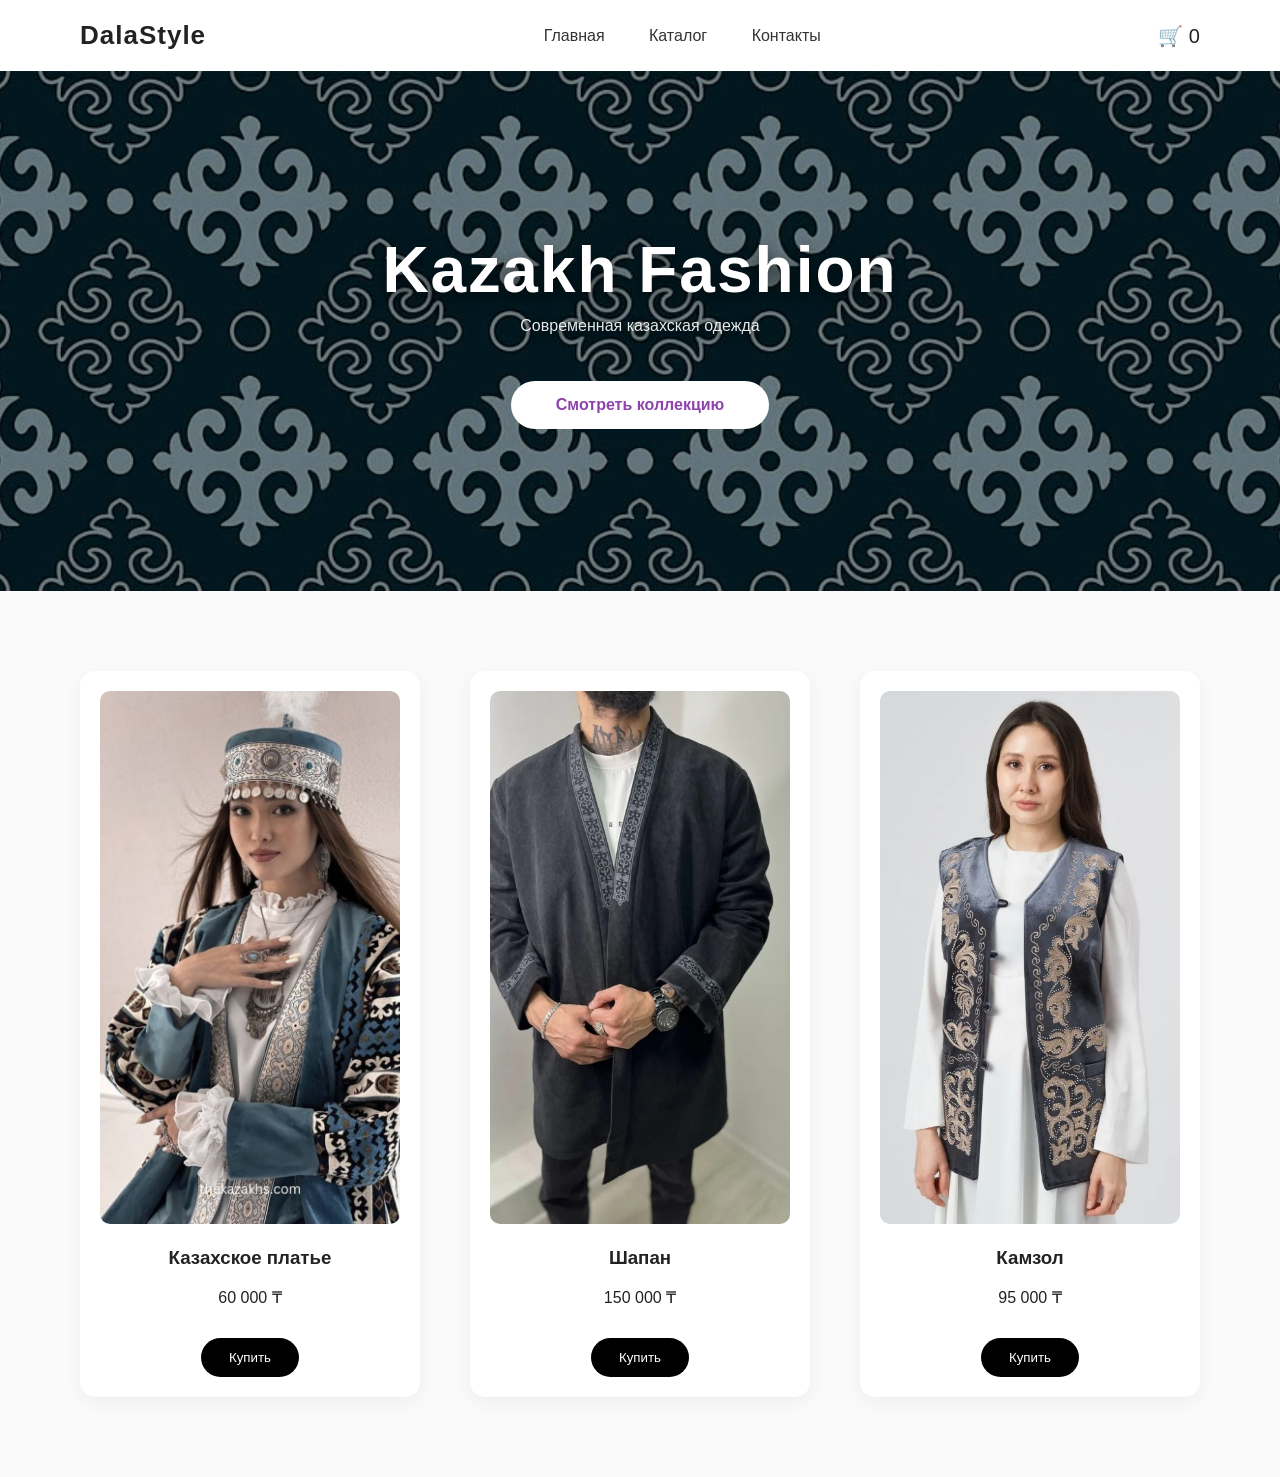
<file: index.html>
<!DOCTYPE html>
<html lang="ru">
<head>

<meta charset="UTF-8">
<title>DalaStyle</title>

<link rel="stylesheet" href="style.css">

</head>

<body>

<header>

<div class="logo">DalaStyle</div>

<nav>
<a href="index.html">Главная</a>
<a href="catalog.html">Каталог</a>
<a href="#">Контакты</a>
</nav>

<div class="cart" onclick="goToCart()">
🛒 <span id="cart-count">0</span>
</div>

</header>

<section class="hero">

<h1>Kazakh Fashion</h1>
<p>Современная казахская одежда</p>

<a href="catalog.html" class="hero-btn">Смотреть коллекцию</a>

</section>

<section class="products">

<div class="product">

<img src="images/kazakh1.jpg">

<h3>Казахское платье</h3>

<p>60 000 ₸</p>

<button onclick="addToCart()">Купить</button>

</div>

<div class="product">

<img src="images/kazakh2.jpeg">

<h3>Шапан</h3>

<p>150 000 ₸</p>

<button onclick="addToCart()">Купить</button>

</div>

<div class="product">

<img src="images/kazakh3.jpeg">

<h3>Камзол</h3>

<p>95 000 ₸</p>

<button onclick="addToCart()">Купить</button>

</div>

</section>

<script src="script.js"></script>

</body>
</html>
</file>
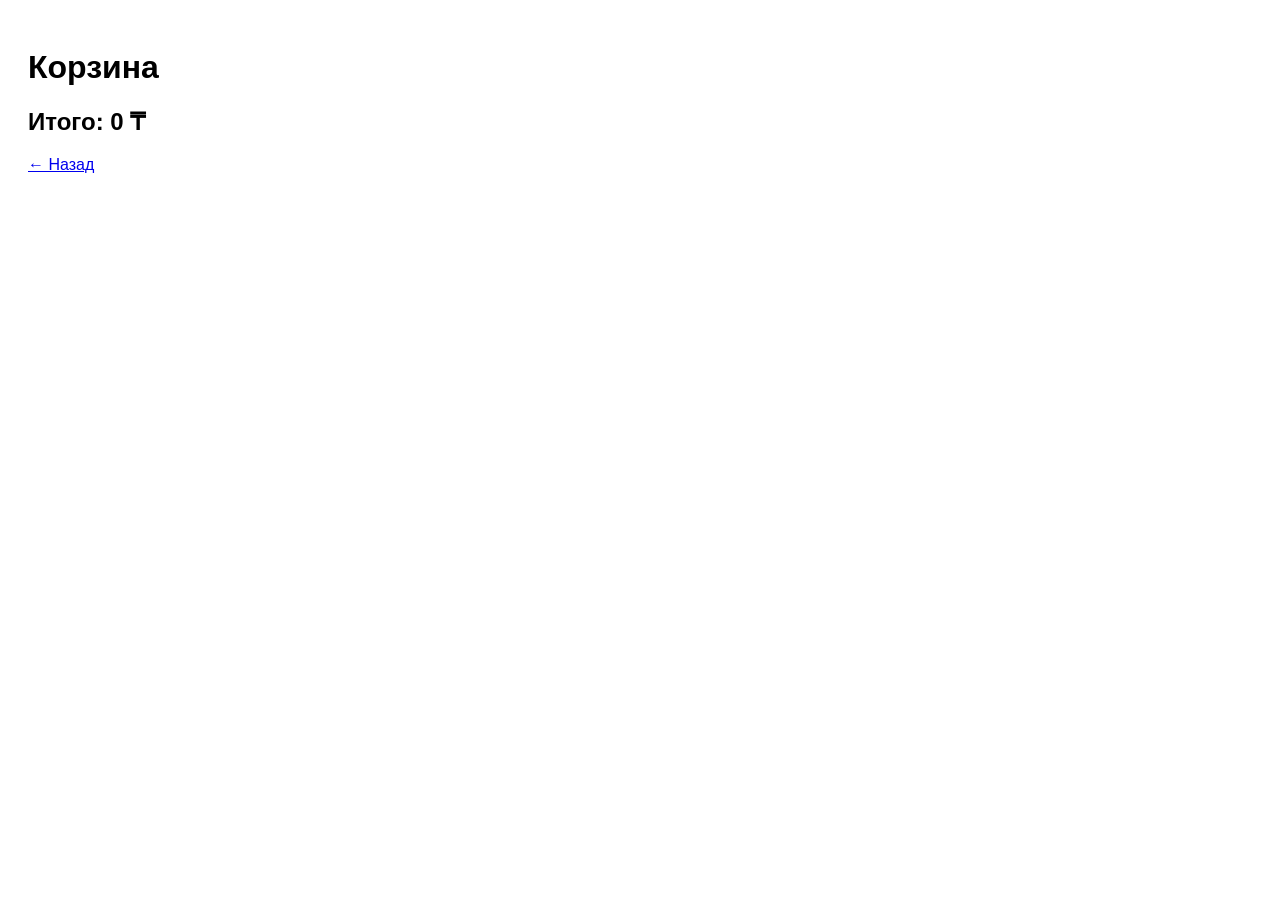
<file: cart.html>
<!DOCTYPE html>
<html lang="ru">
<head>
<meta charset="UTF-8">
<title>Корзина</title>

<style>
body { font-family: Arial; padding: 20px; }
.item { display: flex; align-items: center; margin-bottom: 15px; }
.item img { width: 80px; margin-right: 15px; }
.controls button { margin: 0 5px; }
</style>

</head>

<body>

<h1>Корзина</h1>

<div id="cart-items"></div>
<h2 id="total"></h2>

<a href="index.html">← Назад</a>

<script src="cart.js"></script>

</body>
</html>
</file>
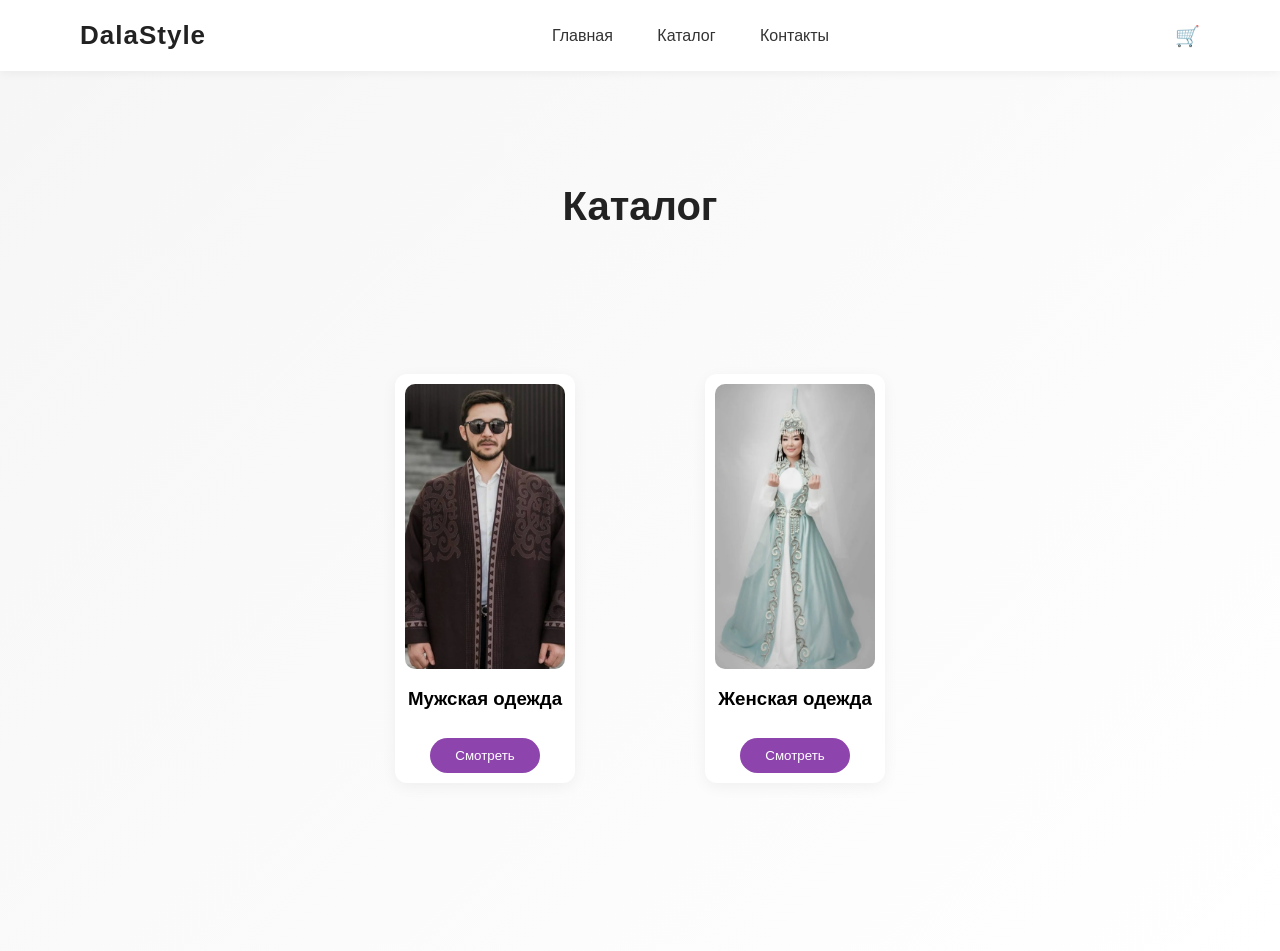
<file: catalog.html>
<!DOCTYPE html>
<html lang="ru">

<head>

<meta charset="UTF-8">
<title>Каталог | DalaStyle</title>

<link rel="stylesheet" href="style.css">

</head>

<body>

<header>

<div class="logo">DalaStyle</div>

<nav>
<a href="index.html">Главная</a>
<a href="catalog.html">Каталог</a>
<a href="#">Контакты</a>
</nav>

<div class="cart">🛒</div>

</header>


<section class="catalog-page">

<h1>Каталог</h1>

<div class="catalog-products">

<a href="men.html" class="product">

<img src="images/kazakh5.jpeg">

<h3>Мужская одежда</h3>

<button>Смотреть</button>

</a>


<a href="women.html" class="product">

<img src="images/kazakh4.jpeg">

<h3>Женская одежда</h3>

<button>Смотреть</button>

</a>

</div>

</section>

</body>
</html>
</file>
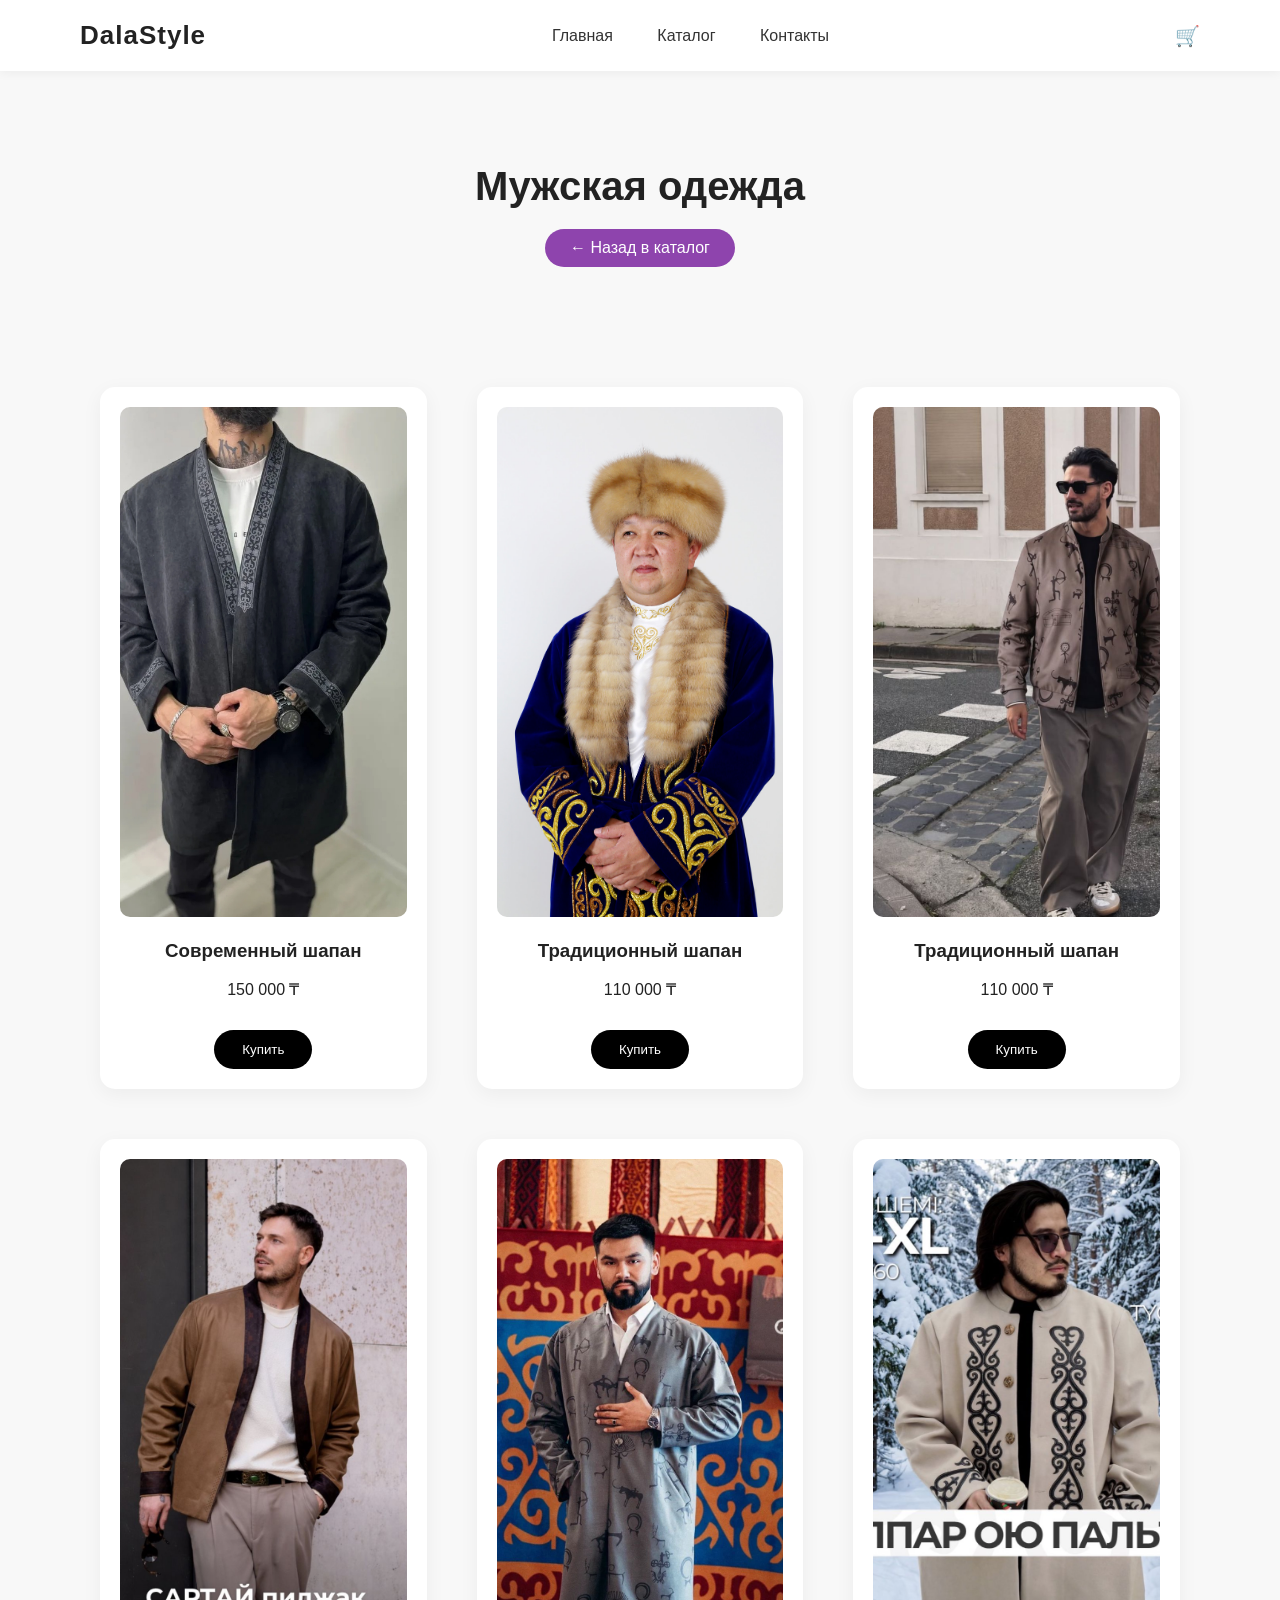
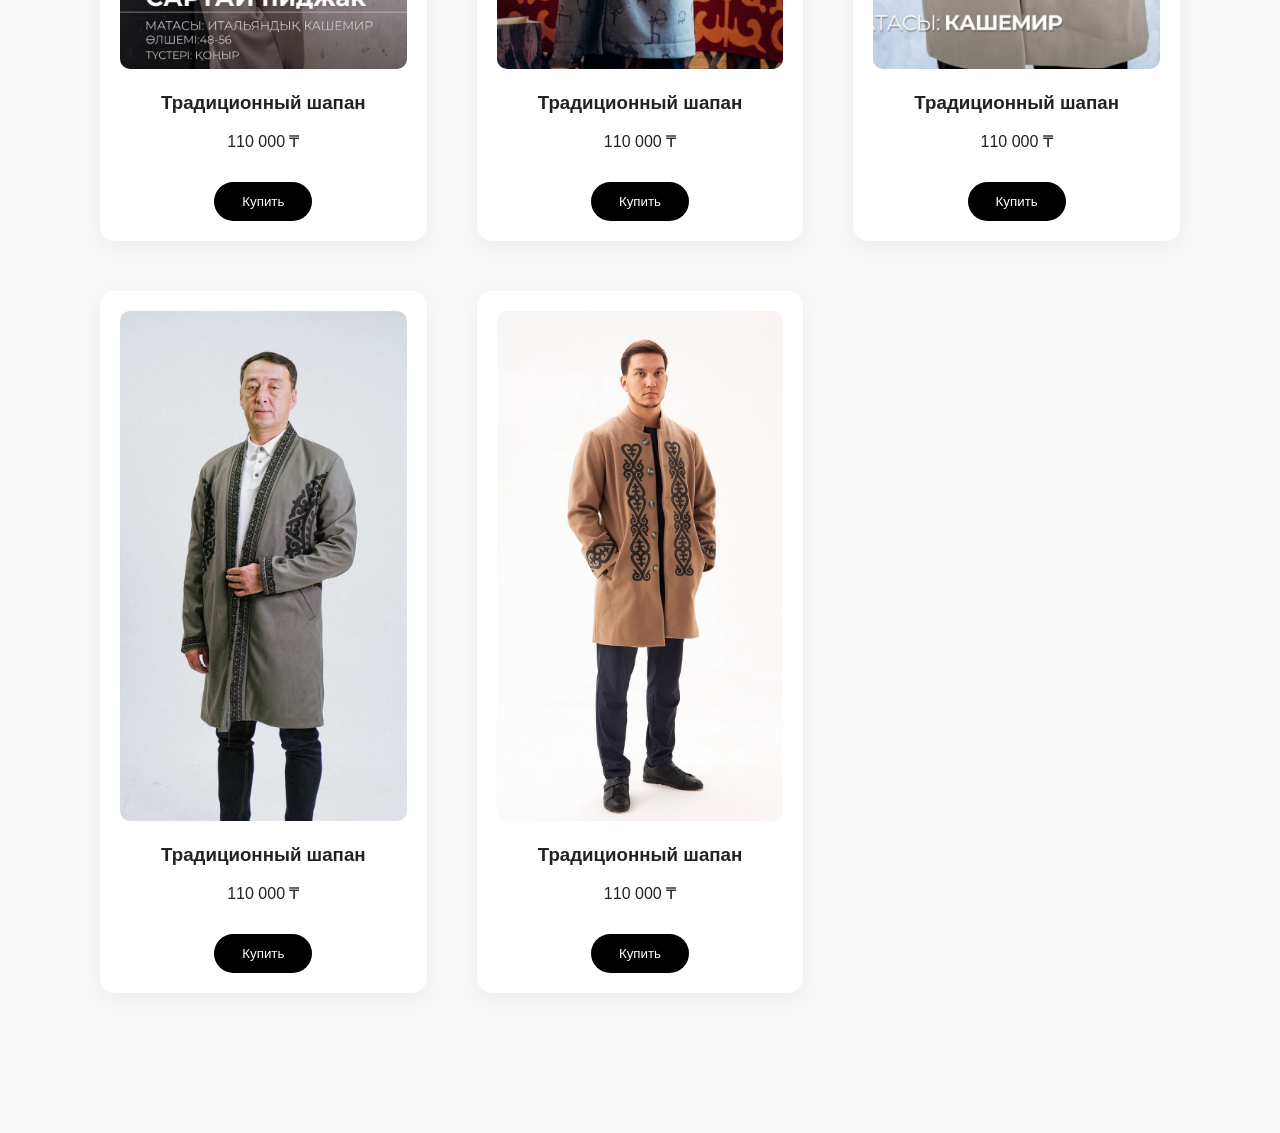
<file: men.html>
<!DOCTYPE html>
<html lang="ru">

<head>
<meta charset="UTF-8">
<title>Мужская одежда | DalaStyle</title>
<link rel="stylesheet" href="style.css">
</head>

<body>

<header>

<div class="logo">DalaStyle</div>

<nav>
<a href="index.html">Главная</a>
<a href="catalog.html">Каталог</a>
<a href="#">Контакты</a>
</nav>

<div class="cart">🛒</div>

</header>


<section class="category-page">

<h1>Мужская одежда</h1>

<a href="catalog.html" class="back-btn">← Назад в каталог</a>

<section class="products">

<div class="product">
<img src="images/kazakh2.jpeg">
<h3>Современный шапан</h3>
<p>150 000 ₸</p>
<button>Купить</button>
</div>

<div class="product">
<img src="images/kazakh6.jpg">
<h3>Традиционный шапан</h3>
<p>110 000 ₸</p>
<button>Купить</button>
</div>

<div class="product">
<img src="images/kazakh11.jpeg">
<h3>Традиционный шапан</h3>
<p>110 000 ₸</p>
<button>Купить</button>
</div>

<div class="product">
<img src="images/kazakh12.jpeg">
<h3>Традиционный шапан</h3>
<p>110 000 ₸</p>
<button>Купить</button>
</div>

<div class="product">
<img src="images/kazakh13.jpeg">
<h3>Традиционный шапан</h3>
<p>110 000 ₸</p>
<button>Купить</button>
</div>

<div class="product">
<img src="images/kazakh14.jpeg">
<h3>Традиционный шапан</h3>
<p>110 000 ₸</p>
<button>Купить</button>
</div>

<div class="product">
<img src="images/kazakh15.jpeg">
<h3>Традиционный шапан</h3>
<p>110 000 ₸</p>
<button>Купить</button>
</div>

<div class="product">
<img src="images/kazakh16.jpeg">
<h3>Традиционный шапан</h3>
<p>110 000 ₸</p>
<button>Купить</button>
</div>

</section>

</section>

</body>
</html>
</file>
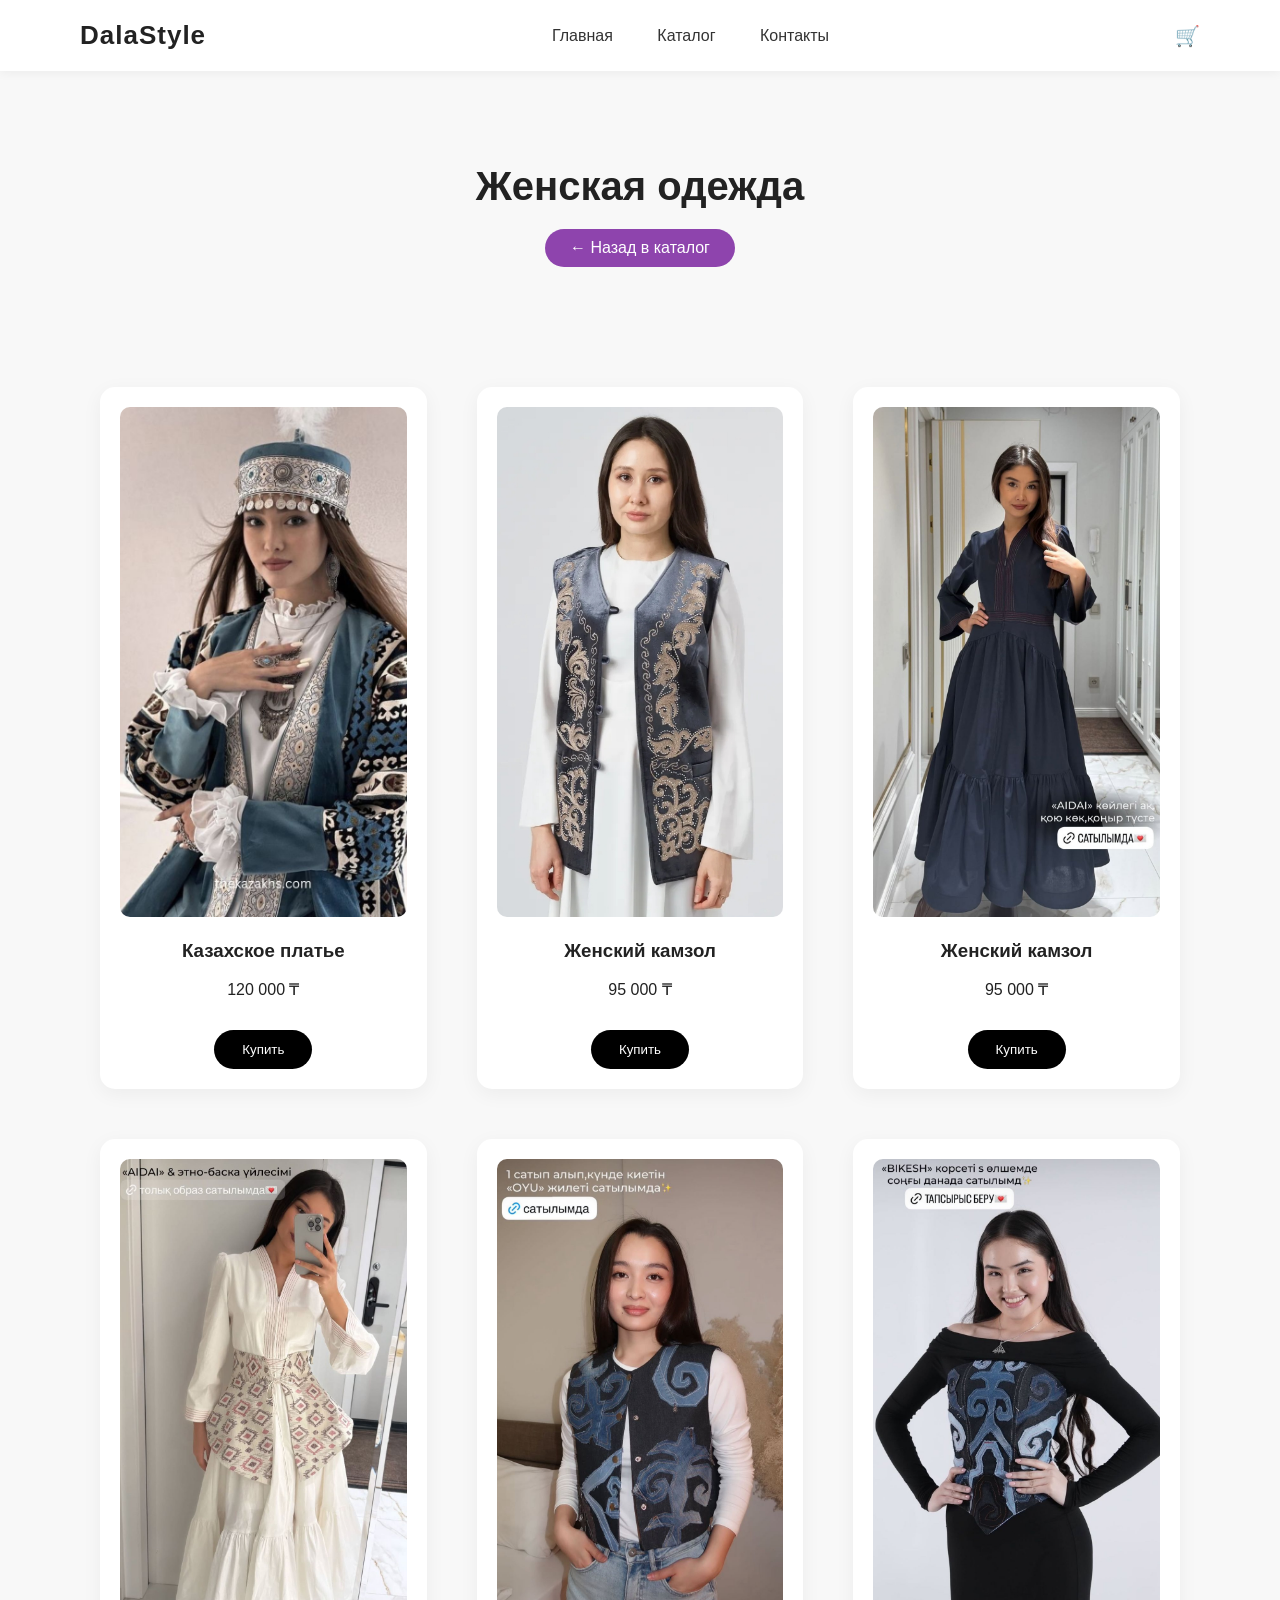
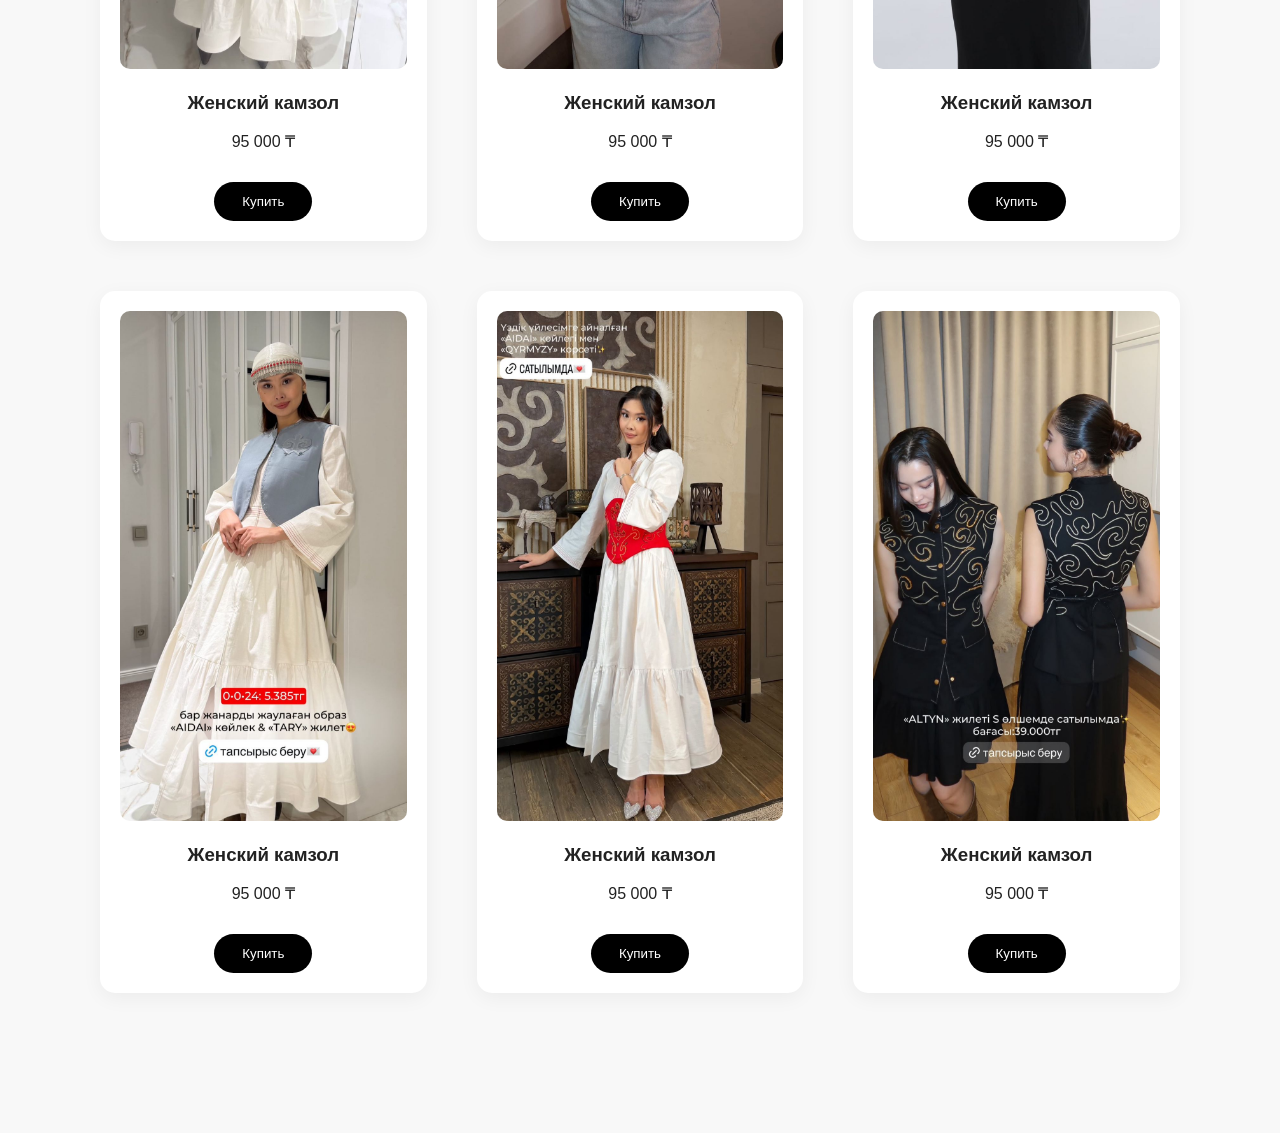
<file: women.html>
<!DOCTYPE html>
<html lang="ru">

<head>
<meta charset="UTF-8">
<title>Женская одежда | DalaStyle</title>
<link rel="stylesheet" href="style.css">
</head>

<body>

<header>

<div class="logo">DalaStyle</div>

<nav>
<a href="index.html">Главная</a>
<a href="catalog.html">Каталог</a>
<a href="#">Контакты</a>
</nav>

<div class="cart">🛒</div>

</header>


<section class="category-page">

<h1>Женская одежда</h1>

<a href="catalog.html" class="back-btn">← Назад в каталог</a>

<section class="products">

<div class="product">
<img src="images/kazakh1.jpg">
<h3>Казахское платье</h3>
<p>120 000 ₸</p>
<button>Купить</button>
</div>

<div class="product">
<img src="images/kazakh3.jpeg">
<h3>Женский камзол</h3>
<p>95 000 ₸</p>
<button>Купить</button>
</div>

<div class="product">
<img src="images/kazakh17.jpeg">
<h3>Женский камзол</h3>
<p>95 000 ₸</p>
<button>Купить</button>
</div>


<div class="product">
<img src="images/kazakh18.jpeg">
<h3>Женский камзол</h3>
<p>95 000 ₸</p>
<button>Купить</button>
</div>

<div class="product">
<img src="images/kazakh19.jpeg">
<h3>Женский камзол</h3>
<p>95 000 ₸</p>
<button>Купить</button>
</div>

<div class="product">
<img src="images/kazakh20.jpeg">
<h3>Женский камзол</h3>
<p>95 000 ₸</p>
<button>Купить</button>
</div>

<div class="product">
<img src="images/kazakh21.jpeg">
<h3>Женский камзол</h3>
<p>95 000 ₸</p>
<button>Купить</button>
</div>

<div class="product">
<img src="images/kazakh22.jpeg">
<h3>Женский камзол</h3>
<p>95 000 ₸</p>
<button>Купить</button>
</div>

<div class="product">
<img src="images/kazakh23.jpeg">
<h3>Женский камзол</h3>
<p>95 000 ₸</p>
<button>Купить</button>
</div>
  
</section>

</section>

</body>
</html>
</file>
<file: style.css>
body{
margin:0;
font-family:'Segoe UI', Arial, sans-serif;
background:#fafafa;
color:#222;
}

/* HEADER */

header{
display:flex;
justify-content:space-between;
align-items:center;
padding:20px 80px;
background:white;
box-shadow:0 2px 10px rgba(0,0,0,0.05);
position:sticky;
top:0;
z-index:100;
}

.logo{
font-size:26px;
font-weight:700;
letter-spacing:1px;
}

nav a{
margin:0 20px;
text-decoration:none;
color:#333;
font-weight:500;
transition:0.3s;
}

nav a:hover{
color:#c445b3;
}

.cart{
font-size:20px;
cursor:pointer;
}

/* HERO */

.hero{
height:520px;
background:linear-gradient(rgba(0,0,0,0.5), rgba(0,0,0,0.5)),
           url("images/Fon1.jpg") no-repeat center center;
background-size:cover;
color:white;
display:flex;
flex-direction:column;
align-items:center;
justify-content:center;
text-align:center;
}
.hero h1{
font-size:64px;
margin:0;
letter-spacing:2px;
text-shadow:0 5px 15px rgba(0,0,0,0.6);
}

.hero p{
margin-top:10px;
opacity:0.9;
text-shadow:0 3px 10px rgba(0,0,0,0.5);
}

.hero button{
margin-top:30px;
padding:15px 45px;
background:white;
color:#8e44ad;
border:none;
border-radius:30px;
font-weight:bold;
font-size:16px;
cursor:pointer;
transition:0.3s;
}

.hero button:hover{
transform:scale(1.05);
box-shadow:0 10px 25px rgba(0,0,0,0.2);
}

/* PRODUCTS */

.products{
padding:80px;
display:grid;
grid-template-columns:repeat(auto-fit,minmax(260px,1fr));
gap:50px;
}

/* PRODUCT CARD */

.product{
text-align:center;
background:white;
padding:20px;
border-radius:15px;
box-shadow:0 5px 20px rgba(0,0,0,0.05);
transition:0.3s;
}

.product:hover{
transform:translateY(-10px);
box-shadow:0 15px 35px rgba(0,0,0,0.1);
}

.product img{
width:100%;
aspect-ratio:9/16;
object-fit:cover;
border-radius:10px;
}

/* BUTTON */

button{
padding:12px 28px;
border:none;
background:#000;
color:white;
cursor:pointer;
margin-top:15px;
border-radius:25px;
font-weight:500;
transition:0.3s;
}

button:hover{
background:#c445b3;
}

/* CATALOG SMALL ITEMS */

.catalog-products{
text-align:center;
padding:60px;
}

.catalog-products a.product{
display:inline-block;
width:160px;
text-align:center;
margin:25px;
vertical-align:top;
background:white;
padding:10px;
border-radius:12px;
box-shadow:0 4px 15px rgba(0,0,0,0.05);
transition:0.3s;
}

.catalog-products a.product:hover{
transform:scale(1.05);
}

.catalog-products a.product img{
width:100%;
height:auto;
border-radius:10px;
}

.hero-btn{
margin-top:30px;
padding:15px 45px;
background:white;
color:#8e44ad;
text-decoration:none;
border-radius:30px;
font-weight:bold;
font-size:16px;
display:inline-block;
transition:0.3s;
}

.hero-btn:hover{
transform:scale(1.05);
box-shadow:0 10px 25px rgba(0,0,0,0.2);
}

/* CATALOG PAGE */

.catalog-page{
padding:80px 20px;
text-align:center;
background:linear-gradient(135deg,#f6f6f6,#ffffff);
min-height:80vh;
}

.catalog-page h1{
font-size:40px;
margin-bottom:60px;
}

/* catalog grid */

.catalog-products{
display:flex;
justify-content:center;
gap:80px;
flex-wrap:wrap;
}

/* catalog card */

.catalog-products .product{
width:260px;
background:white;
border-radius:15px;
padding:20px;
text-decoration:none;
color:black;
box-shadow:0 10px 25px rgba(0,0,0,0.08);
transition:0.3s;
}

.catalog-products .product:hover{
transform:translateY(-10px);
box-shadow:0 20px 40px rgba(0,0,0,0.15);
}

.catalog-products img{
width:100%;
height:320px;
object-fit:cover;
border-radius:10px;
}

.catalog-products h3{
margin-top:15px;
}

/* catalog button */

.catalog-products button{
margin-top:10px;
padding:10px 25px;
background:#8e44ad;
color:white;
border:none;
border-radius:20px;
cursor:pointer;
}

/* CATEGORY PAGE */

.category-page{
padding:60px 20px;
text-align:center;
background:#f8f8f8;
min-height:80vh;
}

.category-page h1{
font-size:40px;
margin-bottom:20px;
}

/* back button */

.back-btn{
display:inline-block;
margin-bottom:40px;
text-decoration:none;
color:white;
background:#8e44ad;
padding:10px 25px;
border-radius:20px;
transition:0.3s;
}

.back-btn:hover{
background:#c445b3;
}

/* responsive */

@media (max-width:768px){

.products{
padding:40px 20px;
gap:30px;
}

.hero h1{
font-size:40px;
}

header{
padding:20px;
}

}
</file>
